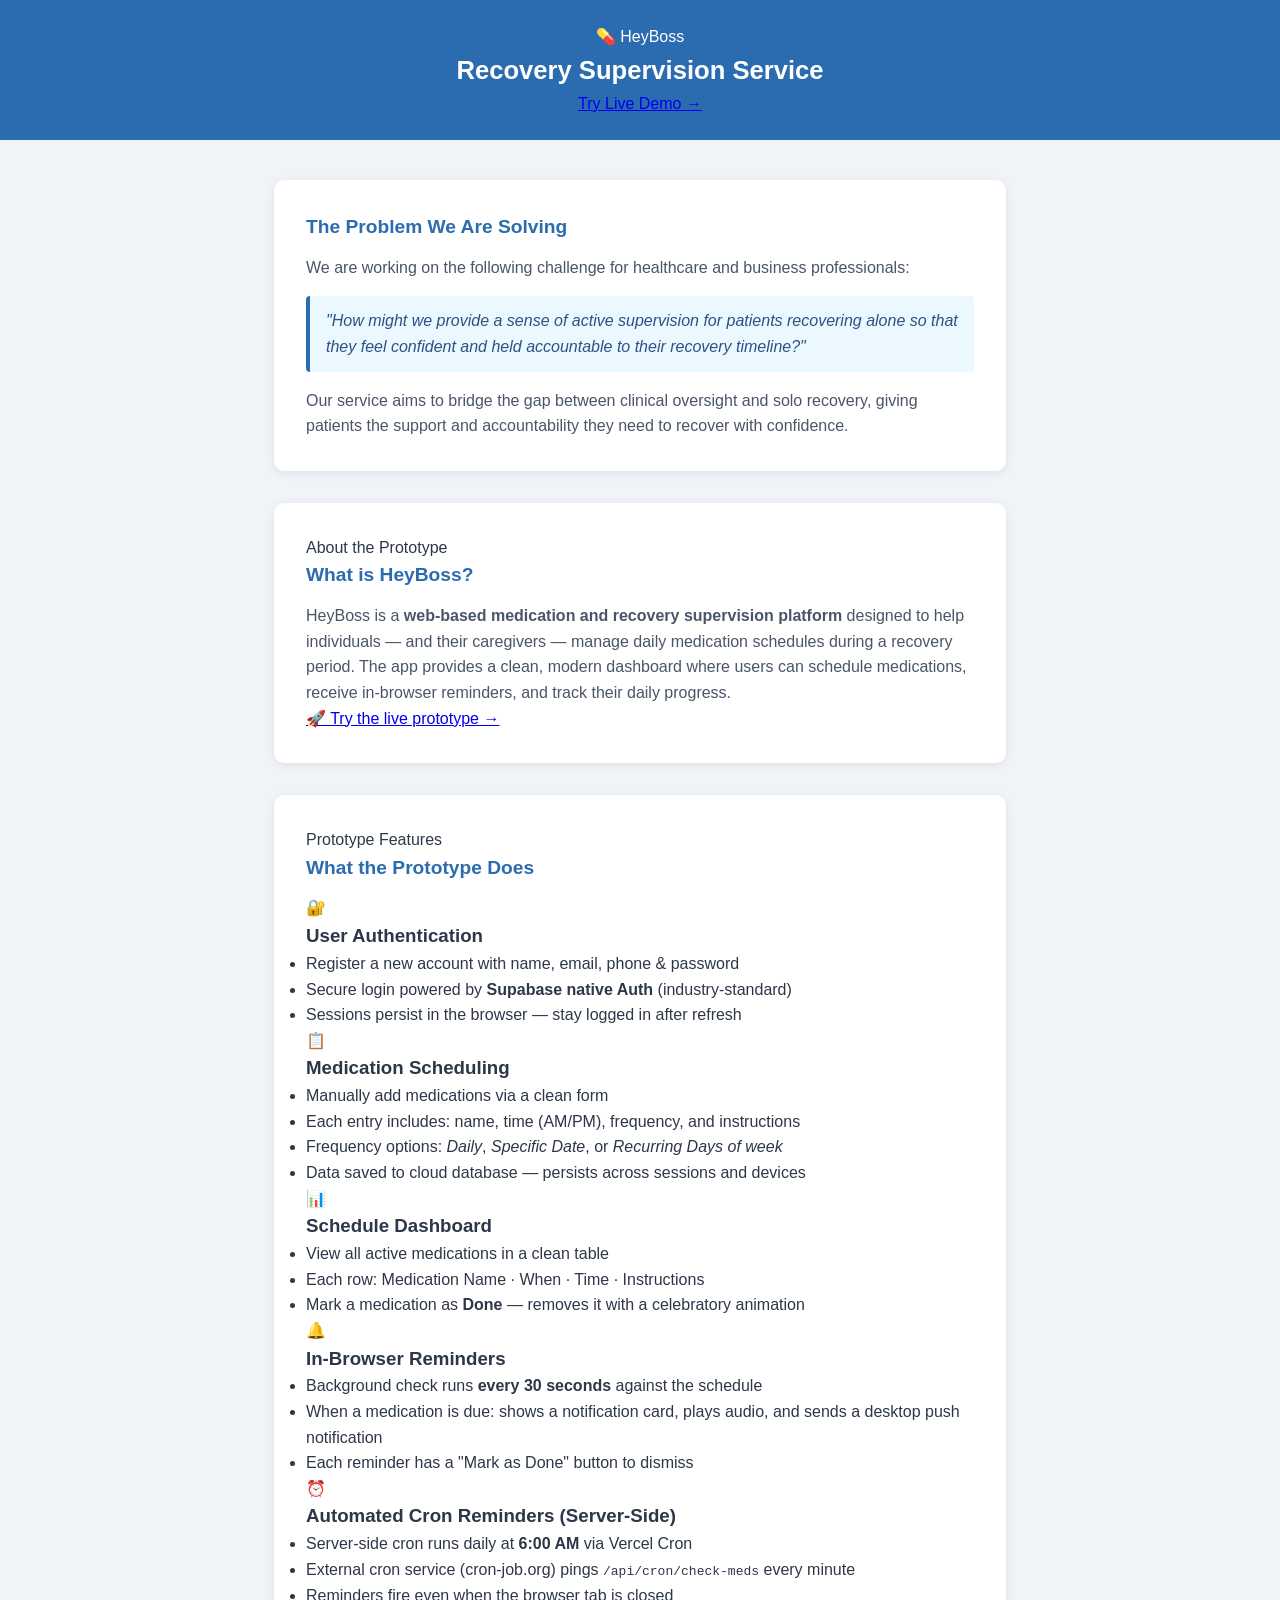
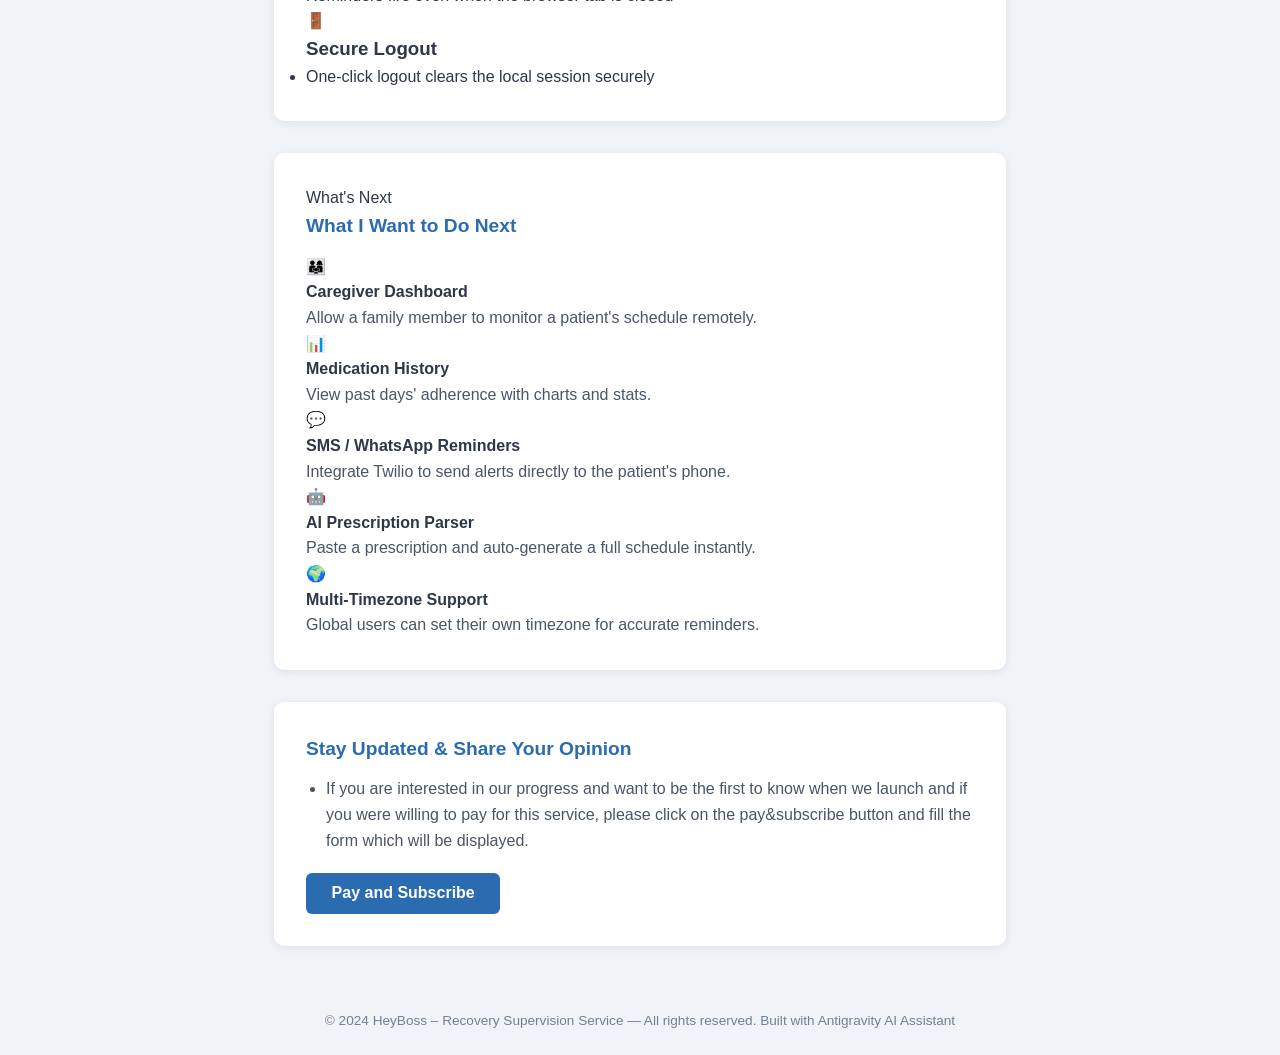
<file: index.html>
<!DOCTYPE html>
<html lang="en">

<head>
  <meta charset="UTF-8" />
  <meta name="viewport" content="width=device-width, initial-scale=1.0" />
  <title>HeyBoss – Recovery Supervision Service</title>
  <meta name="description"
    content="HeyBoss is a web-based medication and recovery supervision platform. Manage daily medication schedules, receive in-browser reminders, and track your progress." />
  <link rel="preconnect" href="https://fonts.googleapis.com" />
  <link rel="preconnect" href="https://fonts.gstatic.com" crossorigin />
  <link href="https://fonts.googleapis.com/css2?family=Inter:wght@400;500;600;700;800&display=swap" rel="stylesheet" />
  <link rel="stylesheet" href="style.css" />
</head>

<body>

  <header>
    <div class="header-inner">
      <div class="header-logo">
        <span class="logo-icon">💊</span>
        <span class="logo-text">HeyBoss</span>
      </div>
      <h1>Recovery Supervision Service</h1>
      <a href="https://antigravity-heyboss-5nqr.vercel.app/" target="_blank" rel="noopener noreferrer"
        class="live-demo-btn" id="liveDemoHeaderBtn">
        Try Live Demo →
      </a>
    </div>
  </header>

  <main>

    <!-- ── SECTION 1: Problem being solved (existing, untouched) ──────── -->
    <section class="card">
      <h2>The Problem We Are Solving</h2>
      <p>
        We are working on the following challenge for healthcare and business professionals:
      </p>
      <blockquote
        style="margin:1rem 0 0 0; padding:0.75rem 1rem; background:#ebf8ff; border-left:4px solid #2b6cb0; border-radius:4px; color:#2c5282; font-style:italic;">
        "How might we provide a sense of active supervision for patients recovering alone
        so that they feel confident and held accountable to their recovery timeline?"
      </blockquote>
      <p style="margin-top:1rem;">
        Our service aims to bridge the gap between clinical oversight and solo recovery,
        giving patients the support and accountability they need to recover with confidence.
      </p>
    </section>

    <!-- ── NEW: What is HeyBoss? ──────────────────────────────────────── -->
    <section class="card card-highlight">
      <div class="section-badge">About the Prototype</div>
      <h2>What is HeyBoss?</h2>
      <p>
        HeyBoss is a <strong>web-based medication and recovery supervision platform</strong>
        designed to help individuals — and their caregivers — manage daily medication
        schedules during a recovery period. The app provides a clean, modern dashboard
        where users can schedule medications, receive in-browser reminders, and track
        their daily progress.
      </p>
      <a href="https://antigravity-heyboss-5nqr.vercel.app/" target="_blank" rel="noopener noreferrer"
        class="demo-link-pill" id="tryLiveProtoBtn">
        🚀 Try the live prototype &rarr;
      </a>
    </section>

    <!-- ── NEW: What the Prototype Does ──────────────────────────────── -->
    <section class="card">
      <div class="section-badge">Prototype Features</div>
      <h2>What the Prototype Does</h2>

      <div class="feature-grid">

        <div class="feature-item">
          <div class="feature-icon">🔐</div>
          <div class="feature-body">
            <h3>User Authentication</h3>
            <ul class="feature-list">
              <li>Register a new account with name, email, phone & password</li>
              <li>Secure login powered by <strong>Supabase native Auth</strong> (industry-standard)</li>
              <li>Sessions persist in the browser — stay logged in after refresh</li>
            </ul>
          </div>
        </div>

        <div class="feature-item">
          <div class="feature-icon">📋</div>
          <div class="feature-body">
            <h3>Medication Scheduling</h3>
            <ul class="feature-list">
              <li>Manually add medications via a clean form</li>
              <li>Each entry includes: name, time (AM/PM), frequency, and instructions</li>
              <li>Frequency options: <em>Daily</em>, <em>Specific Date</em>, or <em>Recurring Days of week</em></li>
              <li>Data saved to cloud database — persists across sessions and devices</li>
            </ul>
          </div>
        </div>

        <div class="feature-item">
          <div class="feature-icon">📊</div>
          <div class="feature-body">
            <h3>Schedule Dashboard</h3>
            <ul class="feature-list">
              <li>View all active medications in a clean table</li>
              <li>Each row: Medication Name · When · Time · Instructions</li>
              <li>Mark a medication as <strong>Done</strong> — removes it with a celebratory animation</li>
            </ul>
          </div>
        </div>

        <div class="feature-item">
          <div class="feature-icon">🔔</div>
          <div class="feature-body">
            <h3>In-Browser Reminders</h3>
            <ul class="feature-list">
              <li>Background check runs <strong>every 30 seconds</strong> against the schedule</li>
              <li>When a medication is due: shows a notification card, plays audio, and sends a desktop push
                notification</li>
              <li>Each reminder has a "Mark as Done" button to dismiss</li>
            </ul>
          </div>
        </div>

        <div class="feature-item">
          <div class="feature-icon">⏰</div>
          <div class="feature-body">
            <h3>Automated Cron Reminders (Server-Side)</h3>
            <ul class="feature-list">
              <li>Server-side cron runs daily at <strong>6:00 AM</strong> via Vercel Cron</li>
              <li>External cron service (cron-job.org) pings <code>/api/cron/check-meds</code> every minute</li>
              <li>Reminders fire even when the browser tab is closed</li>
            </ul>
          </div>
        </div>

        <div class="feature-item">
          <div class="feature-icon">🚪</div>
          <div class="feature-body">
            <h3>Secure Logout</h3>
            <ul class="feature-list">
              <li>One-click logout clears the local session securely</li>
            </ul>
          </div>
        </div>

      </div>
    </section>


    <!-- ── NEW: What I Want to Do Next ─────────────────────────────── -->
    <section class="card">
      <div class="section-badge badge-green">What's Next</div>
      <h2>What I Want to Do Next</h2>
      <div class="roadmap-grid">
        <div class="roadmap-item"><span class="road-icon">👨‍👩‍👧</span>
          <div><strong>Caregiver Dashboard</strong>
            <p>Allow a family member to monitor a patient's schedule remotely.</p>
          </div>
        </div>
        <div class="roadmap-item"><span class="road-icon">📊</span>
          <div><strong>Medication History</strong>
            <p>View past days' adherence with charts and stats.</p>
          </div>
        </div>
        <div class="roadmap-item"><span class="road-icon">💬</span>
          <div><strong>SMS / WhatsApp Reminders</strong>
            <p>Integrate Twilio to send alerts directly to the patient's phone.</p>
          </div>
        </div>
        <div class="roadmap-item"><span class="road-icon">🤖</span>
          <div><strong>AI Prescription Parser</strong>
            <p>Paste a prescription and auto-generate a full schedule instantly.</p>
          </div>
        </div>
        <div class="roadmap-item"><span class="road-icon">🌍</span>
          <div><strong>Multi-Timezone Support</strong>
            <p>Global users can set their own timezone for accurate reminders.</p>
          </div>
        </div>
      </div>
    </section>

    <!-- ── SECTION 2 & 3: Subscribe + Pay (existing, untouched) ──────── -->
    <section class="card">
      <h2>Stay Updated &amp; Share Your Opinion</h2>
      <ul class="cta-info-list">
        <li>If you are interested in our progress and want to be the first to know when we launch and if you were
          willing to pay for this service, please click on the pay&amp;subscribe button and fill the form which will be
          displayed.</li>
      </ul>
      <button class="pay-subscribe-btn" id="paySubscribeBtn" onclick="openModal()" aria-haspopup="dialog">Pay and
        Subscribe</button>

      <div class="thank-you-msg" id="subscribeMsg" role="status" aria-live="polite">
        <strong>🎉 You&rsquo;re Subscribed!</strong><br>
        Thank you for your interest in our Recovery Supervision Service.
        We will keep you informed about our latest updates, milestones, and launch date.
        Stay tuned &mdash; we are committed to making patient recovery safer and more supported.
      </div>
      <div class="thank-you-msg" id="thankYouMsg" role="status" aria-live="polite">
        <strong>💳 Payment Interest Noted</strong><br>
        I am not in a state to accept a payment but thank you for considering it.
      </div>
    </section>

  </main>

  <!-- Lead-capture modal (existing, untouched) -->
  <div id="formModal" class="modal-overlay" role="dialog" aria-modal="true" aria-labelledby="modalTitle">
    <div class="modal-container">
      <button class="modal-close" onclick="closeModal()" aria-label="Close form">&times;</button>
      <h2 id="modalTitle" class="modal-title">Express Your Interest</h2>
      <iframe id="formIframe" width="100%" height="520" title="Interest form"
        style="border:none;">Loading&hellip;</iframe>
      <div class="modal-confirm" id="modalConfirm">
        <p>Once you have submitted the form above, click the button below to continue.</p>
        <button class="confirm-btn" id="confirmBtn" onclick="handleFormConfirm()">
          I submitted the form ✓
        </button>
        <a id="fallbackLink" href="#" target="_blank" rel="noopener noreferrer" class="fallback-link">Having trouble?
          Open form in a new tab</a>
      </div>
    </div>
  </div>

  <footer>
    <div class="footer-inner">
      <span>&copy; 2024 HeyBoss – Recovery Supervision Service &mdash; All rights reserved.</span>
      <span class="footer-credit">Built with Antigravity AI Assistant</span>
    </div>
  </footer>

  <script>
    // Single source of truth for the Google Form URL.
    // To change the form, update FORM_URL_EMBEDDED here only.
    var FORM_URL_EMBEDDED = 'https://docs.google.com/forms/d/e/1FAIpQLSfYb9RLltQAmqs58NLDtNL8ax085a2fYST5awW8abXfJuf17w/viewform?embedded=true';
    var FORM_URL_DIRECT = FORM_URL_EMBEDDED.replace('?embedded=true', '');

    var formSubmitted = false;

    function openModal() {
      var modal = document.getElementById('formModal');
      var iframe = document.getElementById('formIframe');
      var fallback = document.getElementById('fallbackLink');

      // Set URLs from the single source of truth
      iframe.src = FORM_URL_EMBEDDED;
      fallback.href = FORM_URL_DIRECT;

      formSubmitted = false;
      modal.style.display = 'flex';
      document.body.style.overflow = 'hidden';
      // Move focus into the modal for keyboard users
      document.getElementById('confirmBtn').focus();
    }

    function closeModal() {
      document.getElementById('formModal').style.display = 'none';
      document.body.style.overflow = '';
      // Return focus to the trigger button (if still visible)
      var btn = document.getElementById('paySubscribeBtn');
      if (btn) btn.focus();
    }

    function handleFormConfirm() {
      if (formSubmitted) return;
      formSubmitted = true;
      closeModal();
      // Show both post-submission messages together
      document.getElementById('subscribeMsg').style.display = 'block';
      document.getElementById('thankYouMsg').style.display = 'block';
      // Hide the CTA button once confirmed
      document.getElementById('paySubscribeBtn').style.display = 'none';
    }

    // Attempt to detect when the Google Form reaches its "formResponse" thank-you page
    document.getElementById('formIframe').addEventListener('load', function () {
      // Only attempt detection while the modal is open
      if (document.getElementById('formModal').style.display !== 'flex') return;
      try {
        var href = this.contentWindow.location.href;
        if (href && href.indexOf('formResponse') !== -1) {
          handleFormConfirm();
        }
      } catch (e) {
        // Cross-origin restriction — user must click the confirmation button instead
      }
    });

    // Close modal when clicking the backdrop
    document.getElementById('formModal').addEventListener('click', function (e) {
      if (e.target === this) closeModal();
    });

    // Close modal with Escape key
    document.addEventListener('keydown', function (e) {
      if (e.key === 'Escape' && document.getElementById('formModal').style.display === 'flex') {
        closeModal();
      }
    });
  </script>

</body>

</html>
</file>
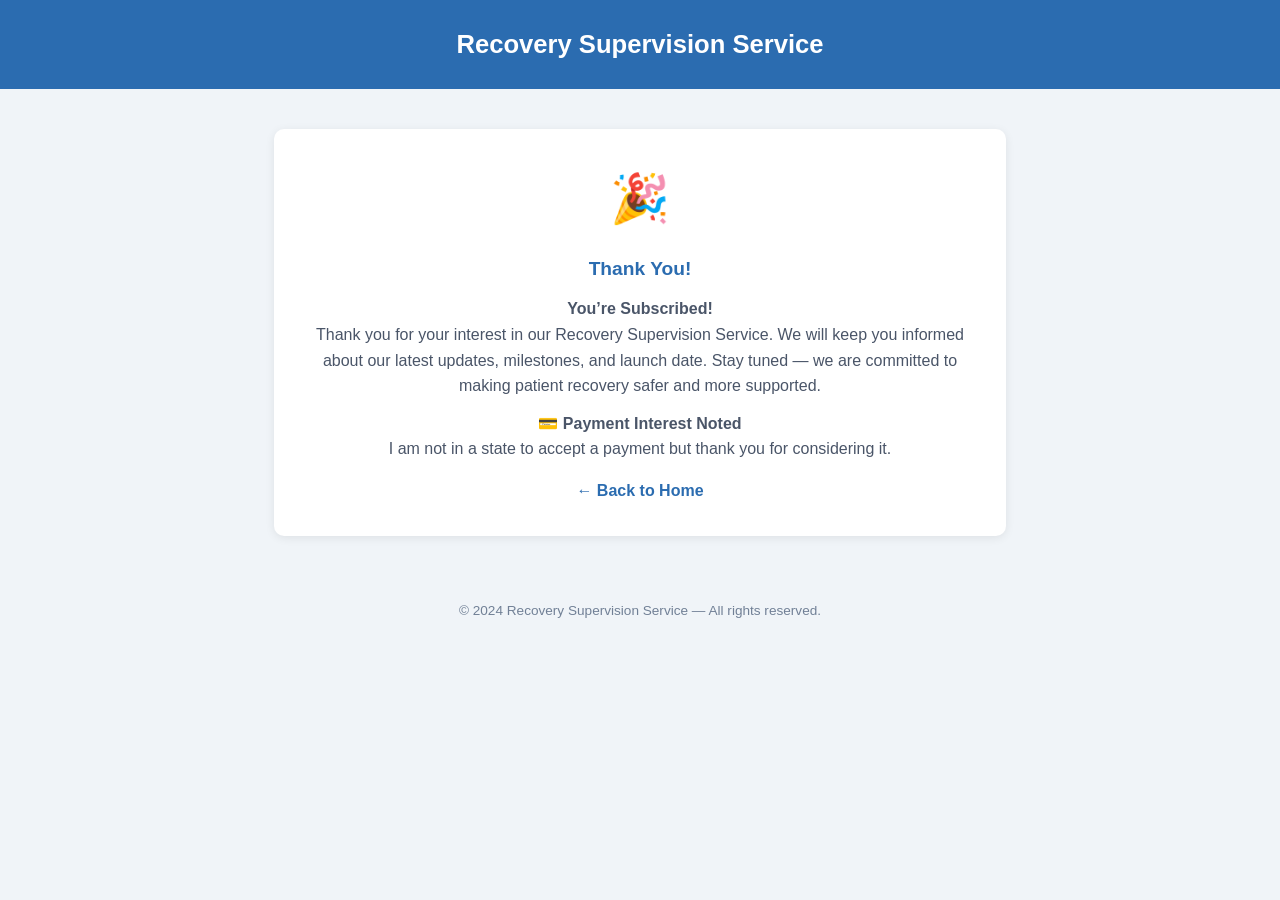
<file: page2.html>
<!DOCTYPE html>
<html lang="en">
<head>
  <meta charset="UTF-8" />
  <meta name="viewport" content="width=device-width, initial-scale=1.0" />
  <title>Subscribed – Recovery Supervision Service</title>
  <link rel="stylesheet" href="style.css" />
</head>
<body>

  <header>
    <h1>Recovery Supervision Service</h1>
  </header>

  <main>

    <section class="card" style="text-align:center;">
      <div class="confirmation-icon">🎉</div>
      <h2>Thank You!</h2>
      <p>
        <strong>You&rsquo;re Subscribed!</strong><br>
        Thank you for your interest in our Recovery Supervision Service.
        We will keep you informed about our latest updates, milestones, and launch date.
        Stay tuned &mdash; we are committed to making patient recovery safer and more supported.
      </p>
      <p style="margin-top:0.75rem;">
        <strong>💳 Payment Interest Noted</strong><br>
        I am not in a state to accept a payment but thank you for considering it.
      </p>
      <a href="index.html" class="back-link">← Back to Home</a>
    </section>

  </main>

  <footer>
    &copy; 2024 Recovery Supervision Service &mdash; All rights reserved.
  </footer>

</body>
</html>
</file>
<file: style.css>
* {
  box-sizing: border-box;
  margin: 0;
  padding: 0;
}

body {
  font-family: 'Segoe UI', Tahoma, Geneva, Verdana, sans-serif;
  background: #f0f4f8;
  color: #2d3748;
  line-height: 1.6;
}

header {
  background: #2b6cb0;
  color: #fff;
  padding: 1.5rem 2rem;
  text-align: center;
}

header h1 {
  font-size: 1.6rem;
  font-weight: 700;
}

main {
  max-width: 780px;
  margin: 2.5rem auto;
  padding: 0 1.5rem;
  display: flex;
  flex-direction: column;
  gap: 2rem;
}

.card {
  background: #fff;
  border-radius: 10px;
  padding: 2rem;
  box-shadow: 0 2px 10px rgba(0, 0, 0, 0.08);
}

.card h2 {
  font-size: 1.2rem;
  color: #2b6cb0;
  margin-bottom: 0.75rem;
}

.card p {
  font-size: 1rem;
  color: #4a5568;
}

/* Subscribe section */
.subscribe-btn {
  display: inline-block;
  margin-top: 1rem;
  background: #2b6cb0;
  color: #fff;
  padding: 0.6rem 1.4rem;
  border-radius: 6px;
  text-decoration: none;
  font-weight: 600;
  transition: background 0.2s;
}

.subscribe-btn:hover {
  background: #2c5282;
}

/* Payment section */
.payment-form {
  margin-top: 1rem;
  display: flex;
  flex-direction: column;
  gap: 0.75rem;
}

.payment-form label {
  font-weight: 600;
  color: #4a5568;
}

.payment-form input[type="text"] {
  padding: 0.6rem 0.9rem;
  border: 1px solid #cbd5e0;
  border-radius: 6px;
  font-size: 1rem;
  width: 100%;
  outline: none;
  transition: border-color 0.2s;
}

.payment-form input[type="text"]:focus {
  border-color: #2b6cb0;
}

.payment-form button {
  align-self: flex-start;
  background: #2b6cb0;
  color: #fff;
  border: none;
  padding: 0.6rem 1.4rem;
  border-radius: 6px;
  font-size: 1rem;
  font-weight: 600;
  cursor: pointer;
  transition: background 0.2s;
}

.payment-form button:hover {
  background: #2c5282;
}

.thank-you-msg {
  display: none;
  margin-top: 1rem;
  padding: 0.9rem 1rem;
  background: #ebf8ff;
  border-left: 4px solid #2b6cb0;
  border-radius: 4px;
  color: #2b6cb0;
  font-weight: 500;
}

footer {
  text-align: center;
  padding: 1.5rem;
  color: #718096;
  font-size: 0.85rem;
}

/* Modal overlay */
.modal-overlay {
  display: none;
  position: fixed;
  inset: 0;
  background: rgba(0, 0, 0, 0.6);
  align-items: center;
  justify-content: center;
  z-index: 1000;
}

.modal-container {
  background: #fff;
  border-radius: 10px;
  padding: 1.5rem;
  width: 90%;
  max-width: 640px;
  position: relative;
  max-height: 90vh;
  overflow-y: auto;
}

.modal-close {
  position: absolute;
  top: 0.75rem;
  right: 0.75rem;
  background: none;
  border: none;
  font-size: 1.5rem;
  line-height: 1;
  cursor: pointer;
  color: #4a5568;
}

.modal-close:hover {
  color: #2d3748;
}

/* Subscribe button (now a <button> element) */
.subscribe-btn {
  cursor: pointer;
  border: none;
}

/* Pay and Subscribe CTA button */
.pay-subscribe-btn {
  display: inline-block;
  margin-top: 1.25rem;
  background: #2b6cb0;
  color: #fff;
  padding: 0.7rem 1.6rem;
  border-radius: 6px;
  border: none;
  font-size: 1rem;
  font-weight: 600;
  cursor: pointer;
  transition: background 0.2s;
}

.pay-subscribe-btn:hover,
.pay-subscribe-btn:focus-visible {
  background: #2c5282;
  outline: 3px solid #90cdf4;
  outline-offset: 2px;
}

/* Bullet-point info list above the CTA */
.cta-info-list {
  margin: 0.75rem 0 0 1.25rem;
  display: flex;
  flex-direction: column;
  gap: 0.5rem;
}

.cta-info-list li {
  color: #4a5568;
  font-size: 1rem;
}

/* Modal title */
.modal-title {
  font-size: 1.15rem;
  color: #2b6cb0;
  margin-bottom: 0.75rem;
}

/* Modal confirmation strip */
.modal-confirm {
  margin-top: 1rem;
  display: flex;
  flex-direction: column;
  align-items: center;
  gap: 0.6rem;
}

.modal-confirm p {
  font-size: 0.9rem;
  color: #4a5568;
  text-align: center;
}

.confirm-btn {
  background: #38a169;
  color: #fff;
  border: none;
  padding: 0.6rem 1.4rem;
  border-radius: 6px;
  font-size: 1rem;
  font-weight: 600;
  cursor: pointer;
  transition: background 0.2s;
}

.confirm-btn:hover,
.confirm-btn:focus-visible {
  background: #276749;
  outline: 3px solid #9ae6b4;
  outline-offset: 2px;
}

.fallback-link {
  font-size: 0.85rem;
  color: #2b6cb0;
  text-decoration: underline;
}

/* Page 2 specific */
.confirmation-icon {
  font-size: 3rem;
  text-align: center;
  margin-bottom: 1rem;
}

.back-link {
  display: inline-block;
  margin-top: 1rem;
  color: #2b6cb0;
  font-weight: 600;
  text-decoration: none;
}

.back-link:hover {
  text-decoration: underline;
}
</file>
